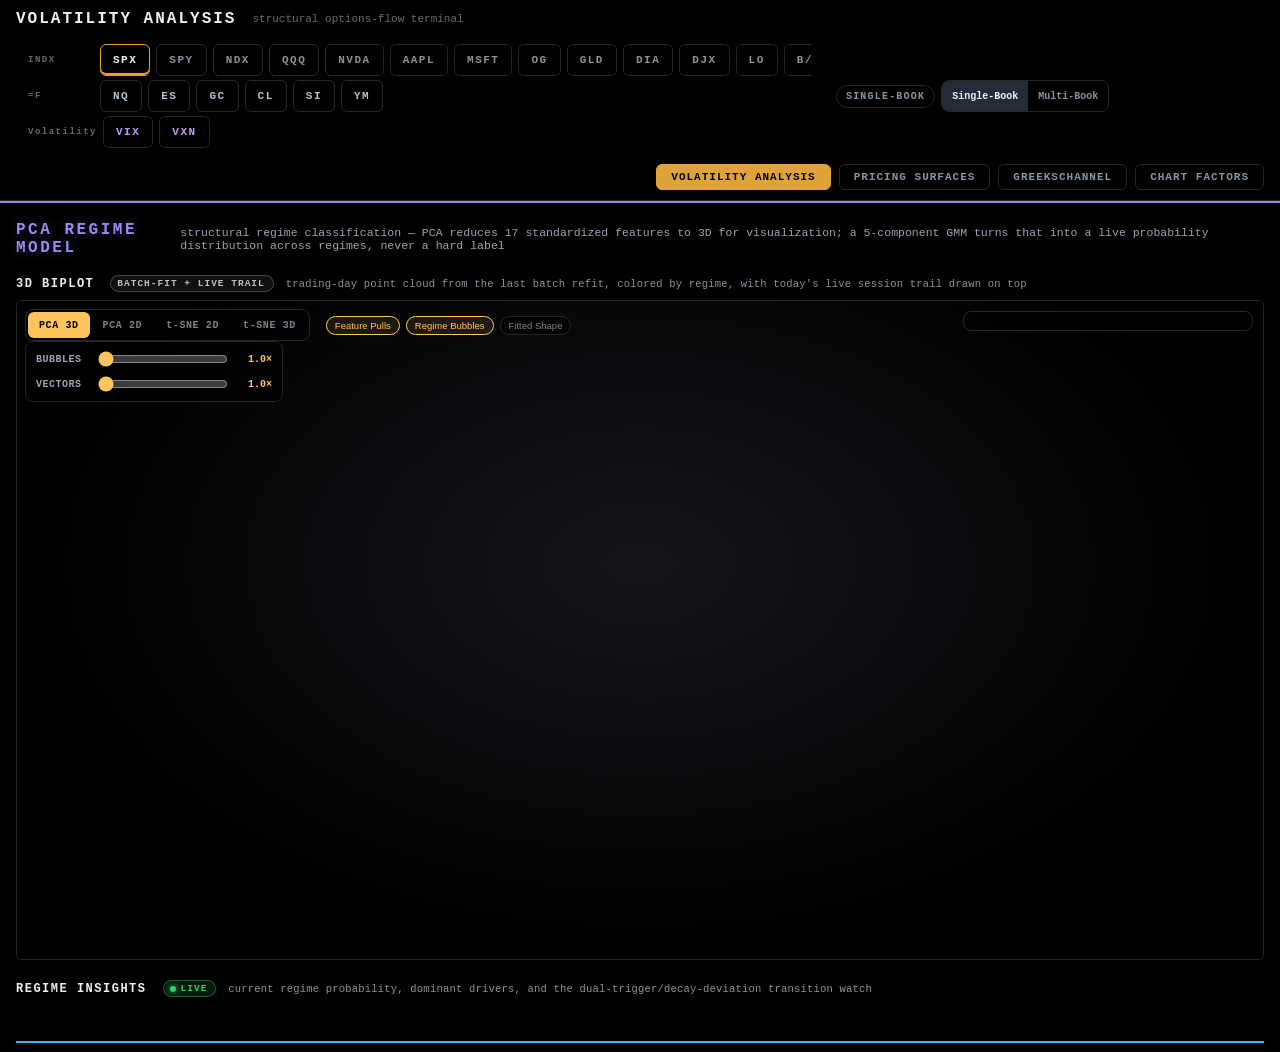
<file: preview/preview.html>
<!DOCTYPE html>
<html lang="en">
<head>
<meta charset="UTF-8" />
<title>VOLATILITY ANALYSIS</title>
<link rel="stylesheet" href="../web/css/style.css" />
</head>
<body>
    <div class="vt-header">
        <div class="vt-title">VOLATILITY ANALYSIS</div>
        <div class="vt-subtitle">structural options-flow terminal</div>
        <div class="vt-tickers" id="vt-tickers" role="tablist" aria-label="Underlying"></div>
        <div class="vt-scope"><span class="vt-scope-badge" id="vt-scope-badge" data-mode="single">SINGLE-BOOK</span><div class="vt-scope-tabs" id="vt-scope-tabs" role="tablist" hidden><button data-m="single" role="tab">Single-Book</button><button data-m="multi" role="tab">Multi-Book</button></div></div>
        <nav class="vt-nav">
            <button class="vt-nav-link active" data-page="vt-page-main">Volatility Analysis</button>
            <button class="vt-nav-link" data-page="vt-page-pricing">Pricing Surfaces</button>
            <button class="vt-nav-link" data-page="vt-page-greeks">greeksChannel</button>
            <button class="vt-nav-link" data-page="vt-page-cf">Chart Factors</button>
        </nav>
    </div>

    <div id="vt-alertbar" class="vt-alertbar" hidden></div>

    <div class="vt-shell">
        <div class="vt-main">

            <!-- PAGE 1 -- reading order = signal first, raw data second:
                 (1) PCA regime model (full-bleed, absolute top)
                 (2) the two structural reads, with the dealer-flow sidebar stretched to their height
                 (3) every distribution / risk-pricing surface, full width -->
            <div id="vt-page-main" class="vt-page active">
                <div id="vt-section-pca-regime">
                    <div class="vt-section-header">
                        <h2>PCA Regime Model</h2>
                        <span class="vt-section-sub">structural regime classification — PCA reduces 17 standardized features to 3D for visualization; a 5-component GMM turns that into a live probability distribution across regimes, never a hard label</span>
                    </div>
                    <div class="vt-row-label">3D Biplot
                        <span class="vt-badge vt-badge-log">Batch-Fit + Live Trail</span>
                        <span class="vt-row-desc">trading-day point cloud from the last batch refit, colored by regime, with today's live session trail drawn on top</span>
                    </div>
                    <div id="vt-pca-biplot-wrap" class="vt-pca-biplot-wrap">
                        <div id="vt-pca-biplot" class="vt-pca-biplot"></div>
                        <div id="vt-pca-explained-variance" class="vt-pca-explained-variance"></div>
                    </div>

                    <div class="vt-row-label">Regime Insights
                        <span class="vt-badge vt-badge-live"><span class="dot"></span>Live</span>
                        <span class="vt-row-desc">current regime probability, dominant drivers, and the dual-trigger/decay-deviation transition watch</span>
                    </div>
                    <div id="vt-pca-insights" class="vt-pca-insights"></div>
                </div>

                <div class="vt-lead-grid vt-lead-solo">
                    <div class="vt-lead-left">
                        <div id="vt-section-vol-structure">
                    <div class="vt-section-header">
                        <h2>Vol Structure</h2>
                        <span class="vt-section-sub">the live structural narrative — regime, dominant Greek, key levels, scenarios, generated each cycle by the four-layer confluence engine</span>
                    </div>
                    <div class="vt-row-label">Current Structural Read
                        <span class="vt-badge vt-badge-live"><span class="dot"></span>Live</span>
                        <span class="vt-row-desc">the single most-recent read — replaces in place every cycle</span>
                    </div>
                    <div id="vt-insight-current" class="vt-insight-feed"></div>

                    <div class="vt-row-label">Structural Read Log
                        <span class="vt-badge vt-badge-log">Session Log</span>
                        <span class="vt-row-desc">every past read this session, newest first — for tracking how the narrative evolved</span>
                    </div>
                    <div id="vt-insight-log" class="vt-insight-feed"></div>
                </div>
                    </div>
                </div>
            </div>

            <!-- PAGE: Pricing Surfaces -- VRP and RND beside the sidebar, the delta-IV pair full width -->
            <div id="vt-page-pricing" class="vt-page">
                <div id="vt-section-pricing-surfaces">
                    <div class="vt-section-header">
                        <h2>Pricing Surfaces</h2>
                        <span class="vt-section-sub">distribution &amp; risk-pricing surfaces, DTE-bucketed &mdash; what the market is pricing and how rich or cheap it is: VRP, RND, and the call/put-delta IV skew pair</span>
                    </div>
                    <div class="vt-row-label risk-pricing">Distribution &amp; Risk-Pricing Surfaces
                        <span class="vt-badge vt-badge-live"><span class="dot"></span>Live</span>
                    </div>
                    <div id="vt-lens-slot-pricing"><div class="vt-lens" id="vt-lens" hidden></div></div>
                    <section id="vt-pa" class="vt-pa" aria-label="Pricing analysis" hidden></section>
                    <div class="vt-lead-grid">
                        <div class="vt-lead-left"><div id="vt-col-pricing-lead" class="vt-col"></div></div>
                        <div class="vt-lead-side" id="vt-side-slot-pricing">
                        <div class="vt-sidebar" id="vt-sidebar">
            <h2>Dealer Flow — what the machine is being forced to do <span class="vt-badge vt-badge-live"><span class="dot"></span>Live</span></h2>
            <div id="vt-sidebar-xb" class="vt-sidebar-xb"></div>
            <div class="vt-xb-legacy-title">Primary book detail</div>
            <div id="vt-sidebar-body"></div>
        </div>
                    </div>
                    </div>
                    <div id="vt-col-pricing" class="vt-col"></div>
                </div>
            </div>

            <!-- PAGE 2: greeksChannel -- sidebar beside the first two models, the rest full width -->
            <div id="vt-page-greeks" class="vt-page">
                <div id="vt-section-greeks-channel">
                    <div class="vt-section-header">
                        <h2>greeksChannel</h2>
                        <span class="vt-section-sub">every dealer-exposure Greek surface &mdash; GEX, DEX, Vanna, Charm, Speed, Color, Theta &mdash; stacked vertically, each with its 3D surface and per-expiry 2D cross-sections side by side</span>
                    </div>
                    <div class="vt-row-label greeks">Greek Exposure Surfaces
                        <span class="vt-badge vt-badge-live"><span class="dot"></span>Live</span>
                        <span class="vt-row-desc">dealer hedging pressure by strike &mdash; green = supportive/dampening, red = amplifying.</span>
                    </div>
                    <div class="vt-lead-grid">
                        <div class="vt-lead-left"><div id="vt-col-greeks-lead" class="vt-col"></div></div>
                        <div class="vt-lead-side" id="vt-side-slot-greeks"></div>
                    </div>
                    <div id="vt-col-greeks" class="vt-col"></div>
                </div>
            </div>

            <!-- PAGE 4: Chart Factors -- chart on top (sidebar beside it, unchanged), then Strike Insights / Strike Lens / Hedge Flow stacked full width -->
            <div id="vt-page-cf" class="vt-page">
                <div id="vt-section-cf">
                    <div class="vt-section-header">
                        <h2>Chart Factors</h2>
                        <span class="vt-section-sub">every strike, level, hedge flow and regime the models report, drawn on one price axis &mdash; the chart and the three sections below always show the same model epoch</span>
                    </div>
                    <div class="vt-lead-grid">
                        <div class="vt-lead-left"><section id="vt-cf" class="vt-cf" aria-label="Chart Factors chart"></section></div>
                        <div class="vt-lead-side" id="vt-side-slot-cf"></div>
                    </div>
                    <div id="vt-lens-slot-cf"></div>
                </div>
            </div>
            <section id="vt-vol" class="vt-vol" aria-label="Volatility" hidden></section>
        </div>
    </div>

    <script src="../web/js/registry_data.js"></script>
    <script src="../web/js/scope_ui.js"></script>
    <script src="../web/js/vt3d.js"></script>
    <script src="../web/js/surface_renderer.js"></script>
    <script src="../web/js/pca_views.js"></script>
    <script src="../web/js/pca_biplot.js"></script>
    <script src="../web/js/strike_lens.js"></script>
    <script src="../web/js/model_card.js"></script>
    <script src="../web/js/pricing_analysis.js"></script>
    <script src="../web/js/chartfactors/cf_mock.js"></script>
    <script src="../web/js/chartfactors/cf_chart.js"></script>
    <script src="../web/js/volatility.js"></script>
    <script src="../web/js/sidebar_xbook.js"></script>
    <script src="../web/js/app.js"></script>
</body>
</html>
</file>
<file: web/css/style.css>
/* Theme: pure black background. Semantic text colors only -- no blue accent.
   White = highlighted detail/headers. Grey = data too weak for a setup.
   Red = bearish structural read. Green = bullish structural read. */
:root {
    --bg: #000000;
    --panel-bg: #0a0a0a;
    --border: #262626;
    --white: #f2f2f2;
    --grey: #6b6b6b;
    --red: #e04b4b;
    --green: #2fd06a;
}
* { box-sizing: border-box; }
html, body { margin: 0; height: 100%; background: var(--bg); color: var(--white); font-family: 'JetBrains Mono', 'Courier New', monospace; }

.vt-header { display: flex; align-items: center; gap: 16px; padding: 10px 16px; border-bottom: 1px solid var(--border); position: sticky; top: 0; background: var(--bg); z-index: 20; }
.vt-header .vt-title { font-weight: bold; letter-spacing: 2px; color: var(--white); }
.vt-header .vt-subtitle { font-size: 11px; color: var(--grey); }

/* Overall page shell: sidebar fixed right, main column scrolls */
.vt-shell { display: flex; height: calc(100% - 49px); }
.vt-main { flex: 1; overflow-y: auto; min-width: 0; }
.vt-sidebar { width: 340px; flex-shrink: 0; border-left: 1px solid var(--border); background: var(--panel-bg); overflow-y: auto; padding: 14px; }

/* Section headers, both sections live on one scrollable page */
.vt-section-header { display: flex; align-items: baseline; gap: 10px; padding: 14px 16px 6px; }
.vt-section-header h2 { margin: 0; font-size: 13px; letter-spacing: 2px; color: var(--white); text-transform: uppercase; }
.vt-section-header .vt-section-sub { font-size: 10px; color: var(--grey); }

/* Section 2: VOL STRUCTURE -- sits at the TOP of the page, above Section 1 */
#vt-section-vol-structure { border-bottom: 1px solid var(--border); padding-bottom: 8px; }
.vt-insight-feed { padding: 4px 16px 8px; }
.vt-insight-card { background: var(--panel-bg); border: 1px solid var(--border); border-left: 3px solid var(--white); border-radius: 4px; padding: 12px 16px; margin-bottom: 10px; }
.vt-insight-card.bullish { border-left-color: var(--green); }
.vt-insight-card.bearish { border-left-color: var(--red); }
.vt-insight-card h3 { margin: 0 0 6px; font-size: 12px; color: var(--white); text-transform: uppercase; letter-spacing: 1px; }
.vt-insight-card .vt-insight-row { font-size: 12px; line-height: 1.55; margin-bottom: 5px; }
.vt-insight-card .vt-insight-row b { color: var(--white); }
.vt-insight-ts { font-size: 10px; color: var(--grey); margin-bottom: 8px; }
.vt-tag { display: inline-block; font-size: 9px; border: 1px solid var(--border); color: var(--grey); border-radius: 3px; padding: 1px 6px; margin: 2px 4px 0 0; }

/* Section 1: VOLATILITY ANALYSIS -- stacked rows, Greek surfaces first */
.vt-row-label { padding: 6px 16px 2px; font-size: 10px; color: var(--grey); text-transform: uppercase; letter-spacing: 1px; }
.vt-row { display: flex; gap: 10px; padding: 4px 16px 12px; overflow-x: auto; }
.vt-panel { background: var(--panel-bg); border: 1px solid var(--border); border-radius: 6px; padding: 8px; min-height: 300px; width: 340px; flex: 0 0 340px; display: flex; flex-direction: column; }
.vt-panel-title { font-size: 11px; color: var(--white); text-transform: uppercase; letter-spacing: 1px; margin-bottom: 4px; }
.vt-panel-canvas { flex: 1; position: relative; }
.vt-dte-tabs { display: flex; gap: 4px; margin-bottom: 4px; }
.vt-dte-tab { font-size: 10px; padding: 2px 6px; border: 1px solid var(--border); border-radius: 3px; color: var(--grey); cursor: pointer; }
.vt-dte-tab.active { color: var(--white); border-color: var(--white); }

/* Sidebar gauges -- replaces the old top gauge bar entirely */
.vt-sidebar h2 { font-size: 12px; letter-spacing: 2px; color: var(--white); text-transform: uppercase; margin: 0 0 10px; padding-bottom: 8px; border-bottom: 1px solid var(--border); }
.vt-gauge { padding: 10px 0; border-bottom: 1px solid var(--border); }
.vt-gauge-label { font-size: 11px; color: var(--grey); margin-bottom: 4px; text-transform: uppercase; letter-spacing: 0.5px; }
.vt-gauge-track { height: 6px; background: #161616; border-radius: 3px; overflow: hidden; margin-bottom: 4px; }
.vt-gauge-fill { height: 100%; width: 0%; transition: width 0.3s ease; }
.vt-gauge-value { font-size: 14px; color: var(--white); }
.vt-gauge-insight { font-size: 11px; color: var(--grey); line-height: 1.4; margin-top: 3px; }
.vt-gauge-insight.strong-bull { color: var(--green); }
.vt-gauge-insight.strong-bear { color: var(--red); }

/* Semantic value coloring helpers used inline by app.js */
.v-bull { color: var(--green); }
.v-bear { color: var(--red); }
.v-weak { color: var(--grey); }
.v-white { color: var(--white); }

/* ===== Dealer-flow sidebar (v2, matching the supplied reference design) ===== */
.vt-sidebar { width: 380px; font-size: 12px; }
.vt-flow-section { margin-bottom: 14px; }
.vt-flow-section-title { font-size: 10px; color: var(--grey); text-transform: uppercase; letter-spacing: 1px; margin-bottom: 6px; padding-bottom: 4px; border-bottom: 1px solid var(--border); }
.vt-flow-row { display: flex; align-items: baseline; gap: 6px; padding: 3px 0; line-height: 1.5; flex-wrap: wrap; }
.vt-flow-dot { width: 7px; height: 7px; border-radius: 50%; flex-shrink: 0; margin-right: 2px; }
.vt-flow-dot.dot-green { background: var(--green); }
.vt-flow-dot.dot-red { background: var(--red); }
.vt-flow-dot.dot-white { background: var(--white); }
.vt-flow-dot.dot-grey { background: var(--grey); }
.vt-flow-label { color: var(--grey); text-transform: uppercase; font-size: 10.5px; letter-spacing: 0.5px; }
.vt-flow-val { font-weight: bold; }
.vt-flow-note { color: var(--grey); font-size: 11px; }
.vt-flow-legend { font-size: 10px; color: var(--grey); margin-top: 4px; }

.vt-book-bar-track { display: inline-block; width: 110px; height: 10px; background: #161616; border-radius: 2px; overflow: hidden; vertical-align: middle; margin: 0 6px; }
.vt-book-bar-fill { height: 100%; }

.vt-scenario-slider { position: relative; height: 4px; background: #161616; border-radius: 2px; margin: 10px 0 4px; }
.vt-scenario-slider .track-fill { position: absolute; top: 0; bottom: 0; }
.vt-scenario-slider .dot { position: absolute; top: -4px; width: 12px; height: 12px; border-radius: 50%; border: 2px solid var(--bg); transform: translateX(-50%); }
.vt-scenario-endlabels { display: flex; justify-content: space-between; font-size: 10px; color: var(--grey); }

.vt-levels-ladder { margin-top: 8px; }
.vt-level-row { display: flex; gap: 6px; padding: 2px 0; font-size: 11px; align-items: baseline; }
.vt-level-arrow.up { color: var(--green); }
.vt-level-arrow.down { color: var(--red); }
.vt-level-price { font-weight: bold; color: var(--white); min-width: 46px; }
.vt-level-desc { color: var(--grey); flex: 1; }
.vt-level-delta { font-size: 10px; }

.vt-wall-stats { font-size: 10px; color: var(--grey); border-top: 1px solid var(--border); margin-top: 10px; padding-top: 6px; line-height: 1.6; }
.vt-placeholder-note { font-size: 10px; color: var(--grey); font-style: italic; padding: 4px 0; }

/* ===== 2D/3D toggle on Greek surface panels ===== */
.vt-panel-toolbar { display: flex; justify-content: space-between; align-items: center; margin-bottom: 4px; }
.vt-view-toggle { display: flex; gap: 2px; }
.vt-view-btn { font-size: 9px; padding: 2px 7px; border: 1px solid var(--border); color: var(--grey); border-radius: 3px; cursor: pointer; background: transparent; }
.vt-view-btn.active { color: var(--white); border-color: var(--white); }
.vt-panel-stats { position: absolute; top: 6px; left: 8px; z-index: 2; font-size: 10px; color: var(--grey); background: rgba(0,0,0,0.55); padding: 3px 7px; border-radius: 4px; pointer-events: none; }
.vt-panel-stats b { color: var(--white); }
.vt-hover-box { position: absolute; top: 6px; right: 6px; background: rgba(0,0,0,0.85); border: 1px solid var(--border); border-radius: 4px; padding: 6px 8px; font-size: 10px; color: var(--white); pointer-events: none; display: none; min-width: 130px; }
.vt-hover-box .hr { color: var(--grey); }

/* ===== PCA Regime Model section (bottom of page) ===== */
#vt-section-pca-regime { border-top: 1px solid var(--border); margin-top: 6px; padding-bottom: 24px; }
.vt-pca-biplot-wrap { position: relative; margin: 4px 16px 10px; height: 460px; background: radial-gradient(ellipse at 50% 40%, #14161b 0%, #000 70%); border: 1px solid var(--border); border-radius: 6px; overflow: hidden; }
.vt-pca-biplot { width: 100%; height: 100%; }
.vt-pca-explained-variance { position: absolute; bottom: 8px; left: 10px; font-size: 10px; color: var(--grey); background: rgba(0,0,0,0.6); padding: 4px 8px; border-radius: 4px; }
.vt-pca-legend { position: absolute; top: 10px; right: 10px; background: rgba(17,19,24,0.85); border: 1px solid var(--border); border-radius: 6px; padding: 8px 10px; font-size: 10px; }
.vt-pca-legend .row { display: flex; align-items: center; gap: 6px; margin: 3px 0; }
.vt-pca-legend .dot { width: 8px; height: 8px; border-radius: 50%; }

.vt-pca-insights { display: grid; grid-template-columns: 1.1fr 1fr 1fr; gap: 10px; padding: 4px 16px 12px; }
.vt-pca-card { background: var(--panel-bg); border: 1px solid var(--border); border-radius: 6px; padding: 12px 14px; }
.vt-pca-card h4 { margin: 0 0 8px; font-size: 10px; color: var(--grey); text-transform: uppercase; letter-spacing: 1px; }
.vt-pca-regime-label { font-size: 17px; font-weight: bold; color: var(--white); margin-bottom: 6px; }
.vt-pca-narrative { font-size: 11px; color: var(--grey); line-height: 1.5; }
.vt-pca-narrative b { color: var(--white); }
.vt-pca-prob-row { display: flex; align-items: center; gap: 6px; font-size: 10.5px; margin: 4px 0; }
.vt-pca-prob-row .name { flex: 0 0 118px; color: var(--grey); display: flex; align-items: center; gap: 5px; }
.vt-pca-prob-row .track { flex: 1; height: 7px; background: #161923; border-radius: 4px; overflow: hidden; }
.vt-pca-prob-row .fill { height: 100%; }
.vt-pca-prob-row .pct { width: 34px; text-align: right; color: var(--white); }
.vt-pca-greek-grid { display: grid; grid-template-columns: 1fr 1fr; gap: 6px; }
.vt-pca-greek-cell { background: #161923; border-radius: 4px; padding: 6px 8px; }
.vt-pca-greek-cell .name { font-size: 9.5px; color: var(--grey); }
.vt-pca-greek-cell .val { font-size: 13px; font-weight: bold; }
.vt-trigger-box { background: #161923; border-radius: 4px; padding: 8px 10px; margin-bottom: 6px; }
.vt-trigger-box .t { font-size: 9.5px; color: var(--grey); text-transform: uppercase; letter-spacing: 0.05em; margin-bottom: 4px; }
.vt-trigger-state.off { color: var(--grey); }
.vt-trigger-state.soft { color: #e0a339; }
.vt-trigger-state.hard { color: var(--red); }
.vt-mr-override { border: 1px solid #e0a339; color: #e0a339; border-radius: 4px; padding: 6px 8px; font-size: 10.5px; margin-top: 6px; }

/* ===== Brighter, more distinct section identity system ===== */
:root {
    --accent-vol-structure: #3fb1ff;
    --accent-volatility-analysis: #e0a339;
    --accent-pca: #9a8bf0;
    --bright: #eef2f7;
}

.vt-section-header { align-items: center; gap: 10px; padding: 16px 16px 8px; border-top: 2px solid transparent; }
.vt-section-header h2 { font-size: 16px; letter-spacing: 2.5px; font-weight: 800; }
.vt-section-header .vt-section-sub { font-size: 11.5px; color: #9aa4b2; }
#vt-section-vol-structure .vt-section-header h2 { color: var(--accent-vol-structure); text-shadow: 0 0 14px rgba(63,177,255,0.35); }
#vt-section-vol-structure { border-top: 2px solid var(--accent-vol-structure); }
#vt-section-volatility-analysis .vt-section-header h2 { color: var(--accent-volatility-analysis); text-shadow: 0 0 14px rgba(224,163,57,0.30); }
#vt-section-volatility-analysis { border-top: 2px solid var(--accent-volatility-analysis); margin-top: 8px; }
#vt-section-pca-regime .vt-section-header h2 { color: var(--accent-pca); text-shadow: 0 0 14px rgba(154,139,240,0.35); }
#vt-section-pca-regime { border-top: 2px solid var(--accent-pca); }

/* Live / log status badges */
.vt-badge { display: inline-flex; align-items: center; gap: 5px; font-size: 9.5px; font-weight: 700; letter-spacing: 1px; padding: 2px 8px 2px 6px; border-radius: 10px; text-transform: uppercase; margin-left: 8px; vertical-align: middle; }
.vt-badge-live { background: rgba(47,208,106,0.12); color: var(--green); border: 1px solid rgba(47,208,106,0.4); }
.vt-badge-live .dot { width: 6px; height: 6px; border-radius: 50%; background: var(--green); box-shadow: 0 0 6px var(--green); animation: vt-pulse 1.4s infinite ease-in-out; }
.vt-badge-log { background: rgba(154,164,178,0.10); color: #b7c0cc; border: 1px solid rgba(154,164,178,0.35); }
@keyframes vt-pulse { 0%,100% { opacity: 1; transform: scale(1); } 50% { opacity: 0.4; transform: scale(0.7); } }

/* Brighter row labels with icon + colored underline keyed to what the row contains */
.vt-row-label { display: flex; align-items: center; gap: 8px; padding: 10px 16px 4px; font-size: 12px; font-weight: 700; letter-spacing: 1.5px; color: var(--bright); text-transform: uppercase; border-bottom: none; }
.vt-row-label .vt-row-desc { font-size: 10.5px; font-weight: 400; letter-spacing: 0.2px; color: #8a93a0; text-transform: none; margin-left: 4px; }
.vt-row-label.greeks { color: #ffb454; }
.vt-row-label.risk-pricing { color: #6fd3ff; }

/* Panel title + subtitle (per-model description, brighter than before) */
.vt-panel-title { font-size: 12px; color: var(--bright); font-weight: 700; letter-spacing: 0.5px; }
.vt-panel-subtitle { font-size: 9.5px; color: #8a93a0; margin: -2px 0 4px; line-height: 1.35; }
.vt-panel-legend-key { display: flex; gap: 10px; font-size: 9px; color: #8a93a0; margin: 2px 0 4px; }
.vt-panel-legend-key .k { display: inline-flex; align-items: center; gap: 4px; }
.vt-panel-legend-key .sw { width: 8px; height: 8px; border-radius: 2px; }

/* PCA biplot toggle row + tooltip */
.vt-pca-toggle-row { position: absolute; top: 8px; left: 8px; display: flex; gap: 6px; z-index: 5; }
.vt-pca-toggle-btn { font-size: 9.5px; padding: 3px 8px; border-radius: 10px; border: 1px solid var(--border); background: rgba(0,0,0,0.5); color: #7a828d; cursor: pointer; }
.vt-pca-toggle-btn.active { color: #ffc45c; border-color: #ffc45c; background: rgba(255,196,92,0.10); }
.vt-pca-biplot-wrap { height: 620px; }

/* ===== Page navigation (header nav + greeksChannel page) ===== */
.vt-header { flex-wrap: wrap; }
.vt-nav { margin-left: auto; display: flex; gap: 8px; flex-wrap: wrap; justify-content: flex-end; max-width: 100%; }
.vt-nav-link { background: transparent; border: 1px solid var(--border); color: #8a93a0; font-family: inherit; font-size: 11px; font-weight: 700; letter-spacing: 1px; text-transform: uppercase; padding: 6px 14px; border-radius: 6px; cursor: pointer; }
.vt-nav-link:hover { color: var(--bright); border-color: #4a5560; }
.vt-nav-link.active { color: #000; background: var(--accent-volatility-analysis); border-color: var(--accent-volatility-analysis); }
.vt-nav-link[data-page="vt-page-greeks"].active { background: #ffb454; border-color: #ffb454; }

.vt-page { display: none; }
.vt-page.active { display: block; }

#vt-section-greeks-channel { border-top: 2px solid #ffb454; }
#vt-section-greeks-channel .vt-section-header h2 { color: #ffb454; text-shadow: 0 0 14px rgba(255,180,84,0.35); }

/* Vertical stack for the greeksChannel page: each Greek panel full width, one below the other */
.vt-col { display: flex; flex-direction: column; gap: 14px; padding: 4px 16px 24px; }
.vt-col .vt-panel { width: 100%; flex: none; min-height: 420px; }

/* ===== Simultaneous 3D+2D side-by-side layout (institutional-terminal style) ===== */
/* Every surface panel is now full-width (3D pane left, 2D cross-section stack
   right) -- both former horizontal rows become vertical stacks of these wide panels. */
.vt-row { flex-direction: column; overflow-x: visible; }
.vt-panel-wide { width: 100%; flex: none; min-height: 460px; }

.vt-split-wrap { display: flex; flex-direction: row; gap: 10px; height: 440px; }
.vt-split-left { position: relative; flex: 1 1 58%; min-width: 0; background: #050508; border-radius: 4px; overflow: hidden; }
.vt-split-left canvas { width: 100%; height: 100%; display: block; }
.vt-split-right { flex: 1 1 42%; min-width: 0; display: flex; flex-direction: column; gap: 6px; overflow-y: auto; padding-right: 2px; }
.vt-mini-chart { background: #0a0b0e; border: 1px solid var(--border); border-radius: 4px; padding: 4px 6px; flex: 1 1 auto; min-height: 90px; display: flex; flex-direction: column; }
.vt-mini-chart-label { font-size: 9px; color: #8a93a0; text-transform: uppercase; letter-spacing: 0.5px; margin-bottom: 2px; }
.vt-mini-chart canvas { width: 100%; flex: 1; min-height: 0; }

/* ===== High-conviction level badges (inline + checklist) ===== */
.vt-lvl-inline { display: inline-block; font-weight: 800; padding: 0 5px; border-radius: 3px; white-space: nowrap; }
.vt-lvl-inline.lvl-green { background: rgba(47,208,106,0.16); color: #4ee583; border: 1px solid rgba(47,208,106,0.45); }
.vt-lvl-inline.lvl-red { background: rgba(224,75,75,0.16); color: #ff7a7a; border: 1px solid rgba(224,75,75,0.45); }
.vt-lvl-inline.lvl-yellow { background: rgba(255,214,51,0.18); color: #ffe066; border: 1px solid rgba(255,214,51,0.55); }
.vt-lvl-inline.lvl-purple { background: rgba(176,102,255,0.18); color: #c99bff; border: 1px solid rgba(176,102,255,0.55); }

/* Card body splits into main text (left) + a conjoined, clearly-bordered
   levels checklist (right) -- NOT the global dealer-flow sidebar. */
.vt-insight-card-body { display: flex; gap: 0; }
.vt-insight-main { flex: 1; min-width: 0; padding-right: 14px; }
.vt-insight-levels { flex: 0 0 196px; border-left: 1px solid var(--border); padding-left: 14px; }
.vt-insight-levels-head { font-size: 10px; font-weight: 800; letter-spacing: 1.2px; text-transform: uppercase; color: #9aa4b2; border-top: 1px solid var(--border); border-bottom: 1px solid var(--border); padding: 4px 0; margin-bottom: 8px; }
.vt-lvl-row { margin-bottom: 8px; }
.vt-lvl-row-top { display: flex; align-items: center; gap: 5px; }
.vt-lvl-row-top .vt-lvl-inline { flex: 1; text-align: center; font-size: 12px; padding: 2px 4px; }
.vt-lvl-prob { flex: 0 0 auto; font-size: 10px; font-weight: 800; color: #cfd6e0; background: #1a1e27; border: 1px solid var(--border); border-radius: 3px; padding: 2px 5px; min-width: 28px; text-align: center; }
.vt-lvl-type { font-size: 9px; color: #7a828d; text-align: center; text-transform: uppercase; letter-spacing: 0.5px; margin-top: 2px; }
.vt-insight-levels-empty { font-size: 10px; color: #5c6570; font-style: italic; }

/* ===== v3 layout: signal first, raw data second, no dead space ===== */
.vt-shell { display: block; height: calc(100% - 49px); }
.vt-main { height: 100%; overflow-y: auto; width: 100%; }

/* PCA regime section: absolute top, full bleed edge to edge */
#vt-section-pca-regime { margin-top: 0; border-top: 2px solid var(--accent-pca); }
#vt-section-pca-regime .vt-pca-biplot-wrap { height: 660px; margin: 4px 16px 10px; }
#vt-section-pca-regime .vt-pca-insights { grid-template-columns: 1.15fr 1fr 1fr; }

/* Lead block = (content | sidebar). The sidebar is stretched to exactly the
   content's height and its rows flex to fill it, so neither side has dead space. */
.vt-lead-grid { display: grid; grid-template-columns: minmax(0, 1fr) 400px; gap: 12px; padding: 0 16px 8px; align-items: stretch; }
.vt-lead-left { min-width: 0; }
.vt-lead-left .vt-insight-feed { padding-left: 0; padding-right: 0; }
.vt-lead-left .vt-section-header, .vt-lead-left .vt-row-label { padding-left: 0; padding-right: 0; }
.vt-lead-left .vt-col { padding-left: 0; padding-right: 0; }
.vt-lead-side { display: flex; min-width: 0; padding-top: 6px; }

.vt-sidebar { width: auto; flex: 1; display: flex; flex-direction: column; position: static; overflow: visible;
              border: 1px solid var(--border); border-left: 1px solid var(--border); border-radius: 6px; padding: 12px 14px; }
#vt-sidebar-body { flex: 1; display: flex; flex-direction: column; gap: 4px; }
#vt-sidebar-body .vt-flow-section { flex: 1; display: flex; flex-direction: column; margin-bottom: 6px; }
#vt-sidebar-body .vt-flow-section-title { flex: 0 0 auto; }
#vt-sidebar-body .vt-flow-section > .vt-flow-row { flex: 1 1 0; align-items: center; border-bottom: 1px solid rgba(255,255,255,0.05); }
#vt-sidebar-body .vt-flow-section > .vt-flow-row:last-child { border-bottom: none; }

/* DTE exposure matrix (sidebar) */
.vt-dte-matrix { width: 100%; border-collapse: collapse; font-size: 11px; flex: 1; }
.vt-dte-matrix th { font-size: 9.5px; color: #8a93a0; text-transform: uppercase; letter-spacing: .5px; font-weight: 600; text-align: right; padding: 3px 4px; }
.vt-dte-matrix th:first-child, .vt-dte-matrix td:first-child { text-align: left; }
.vt-dte-matrix td { text-align: right; padding: 3px 4px; border-top: 1px solid rgba(255,255,255,0.05); font-variant-numeric: tabular-nums; }
.vt-dte-matrix td:first-child { color: #8a93a0; text-transform: uppercase; font-size: 10px; letter-spacing: .5px; }

/* Surface rows: every panel full width; nothing floats in empty background */
.vt-row { padding-left: 16px; padding-right: 16px; }
.vt-col { padding-left: 16px; padding-right: 16px; }
.vt-panel-wide, .vt-col .vt-panel, .vt-row .vt-panel { width: 100%; box-sizing: border-box; }

/* PCA spread controls */
.vt-pca-controls { position: absolute; top: 40px; left: 8px; z-index: 5; display: flex; flex-direction: column; gap: 5px; background: rgba(0,0,0,0.55); border: 1px solid var(--border); border-radius: 8px; padding: 7px 10px; font-size: 10px; color: #9aa4b2; }
.vt-pca-controls label { display: flex; align-items: center; gap: 8px; }
.vt-pca-controls .nm { width: 52px; text-transform: uppercase; letter-spacing: .5px; font-weight: 700; }
.vt-pca-controls input[type=range] { width: 130px; accent-color: #ffc45c; }
.vt-pca-controls .val { width: 34px; text-align: right; color: #ffc45c; font-weight: 700; }
.vt-pca-controls .note { color: #e0a339; font-size: 9px; max-width: 220px; line-height: 1.3; display: none; }

/* PCA regime legend (right side of the biplot) */
.vt-pca-legend { position: absolute; top: 10px; right: 10px; z-index: 5; width: 290px; background: rgba(0,0,0,0.6); border: 1px solid var(--border); border-radius: 8px; padding: 9px 12px; font-size: 11px; }
.vt-pca-legend .hd { font-size: 10px; text-transform: uppercase; letter-spacing: 1.2px; color: #9aa4b2; font-weight: 800; border-bottom: 1px solid var(--border); padding-bottom: 5px; margin-bottom: 6px; }
.vt-pca-legend .row { display: flex; align-items: center; gap: 8px; padding: 3px 0; }
.vt-pca-legend .dot { width: 9px; height: 9px; border-radius: 50%; flex: 0 0 auto; }
.vt-pca-legend .nm { flex: 1; color: #e6ebf2; }
.vt-pca-legend .n { color: #7a828d; font-size: 10px; }
.vt-pca-legend .pr { width: 34px; text-align: right; font-weight: 800; }
.vt-pca-legend .ft { margin-top: 7px; padding-top: 6px; border-top: 1px solid var(--border); color: #6f7885; font-size: 9.5px; line-height: 1.35; }

/* header ticker selector */
.vt-tickers { display: flex; gap: 6px; margin-left: 12px; }
.vt-ticker { background: transparent; border: 1px solid var(--border); color: #8a93a0; font-family: inherit; font-size: 11px; font-weight: 700; letter-spacing: 1.5px; padding: 6px 12px; border-radius: 6px; cursor: pointer; }
.vt-ticker:hover { color: var(--bright); border-color: #4a5560; }
.vt-ticker.active { color: var(--white); border-color: var(--accent-volatility-analysis); box-shadow: inset 0 -2px 0 var(--accent-volatility-analysis); }
.vt-nav-link[data-page="vt-page-pricing"].active { background: #6fd3c4; border-color: #6fd3c4; }

.vt-lead-grid.vt-lead-solo { display: block; }

/* ---- PCA view selector and the display-only views (PCA 2D, t-SNE 2D/3D) ---- */
.vt-pca-toggle-row { flex-wrap: wrap; max-width: calc(100% - 230px); align-items: center; }
.vt-view-tabs { display: inline-flex; gap: 2px; margin-right: 10px; padding: 2px; border: 1px solid var(--border); border-radius: 8px; background: rgba(0,0,0,0.55); overflow-x: auto; max-width: 100%; }
.vt-view-tab { font: inherit; font-size: 10px; font-weight: 700; letter-spacing: .6px; padding: 5px 11px; min-height: 26px; border: 0; border-radius: 6px; background: transparent; color: #7a828d; cursor: pointer; white-space: nowrap; }
.vt-view-tab:hover { color: #cfd6df; }
.vt-view-tab.active { background: #ffc45c; color: #000; }
.vt-view-bar { position: absolute; top: 40px; left: 270px; right: 215px; z-index: 5; display: flex; flex-wrap: wrap; gap: 6px; align-items: center; }
.vt-view-bar .grp { display: inline-flex; gap: 4px; }
.vt-view-select { font-size: 10px; color: #9aa4b2; display: inline-flex; align-items: center; gap: 6px; }
.vt-view-select select { background: rgba(0,0,0,0.6); color: #e6ebf2; border: 1px solid var(--border); border-radius: 8px; font: inherit; font-size: 10px; padding: 3px 6px; }
.vt-view-badge { position: absolute; left: 10px; bottom: 126px; z-index: 5; font-size: 10px; color: #ffc45c; background: rgba(255,196,92,0.08); border: 1px solid rgba(255,196,92,0.35); border-radius: 6px; padding: 3px 8px; max-width: calc(100% - 240px); }
.vt-view-note { position: absolute; left: 10px; bottom: 150px; z-index: 5; font-size: 10px; color: #9aa4b2; max-width: calc(100% - 240px); }
.vt-view-hint { position: absolute; right: 10px; bottom: 126px; z-index: 5; font-size: 9.5px; color: #6f7884; max-width: 210px; text-align: right; }
.vt-view-card { position: absolute; right: 10px; top: 215px; width: 210px; max-height: 285px; overflow: auto; z-index: 5; background: rgba(17,19,24,0.88); border: 1px solid var(--border); border-radius: 6px; padding: 8px 10px; font-size: 10px; color: #b7c0cc; }
.vt-view-card .hd { font-size: 9.5px; letter-spacing: .8px; text-transform: uppercase; color: #8a93a0; margin-bottom: 3px; }
.vt-view-card .hd.sub { margin-top: 8px; }
.vt-view-card .rg { font-size: 13px; font-weight: 700; margin-bottom: 4px; }
.vt-view-card .pr, .vt-view-card .ct { display: flex; justify-content: space-between; gap: 8px; line-height: 1.55; }
.vt-view-card i { font-style: normal; color: #e6ebf2; }
.vt-view-card i.up { color: #2fd06a; } .vt-view-card i.dn { color: #e04b4b; }
.vt-view-card .note { margin-top: 6px; color: #7a828d; line-height: 1.4; }
.vt-view-scrub { position: absolute; left: 10px; bottom: 90px; z-index: 5; display: flex; align-items: center; gap: 8px; width: calc(100% - 240px); font-size: 10px; color: #9aa4b2; }
.vt-view-scrub input[type=range] { flex: 1; min-width: 80px; }
.vt-view-ribbon { position: absolute; left: 10px; bottom: 50px; z-index: 5; display: flex; flex-wrap: wrap; gap: 6px; align-items: center; width: calc(100% - 240px); font-size: 10px; color: #9aa4b2; }
.vt-view-ribbon .t { text-transform: uppercase; letter-spacing: .8px; color: #6f7884; }
.vt-view-ribbon .chip { background: rgba(255,255,255,0.05); border: 1px solid var(--border); border-radius: 10px; padding: 2px 8px; cursor: pointer; }
.vt-view-ribbon .chip b { color: #e6ebf2; font-weight: 600; }
.vt-view-ribbon i { font-style: normal; } .vt-view-ribbon i.up { color: #2fd06a; } .vt-view-ribbon i.dn { color: #e04b4b; }
.vt-view-foot { position: absolute; left: 10px; bottom: 8px; z-index: 5; font-size: 10px; color: #9aa4b2; background: rgba(0,0,0,0.6); padding: 4px 8px; border-radius: 4px; max-width: calc(100% - 240px); line-height: 1.5; }
.vt-view-foot b { color: #e6ebf2; } .vt-view-foot .warn, .vt-view-foot b.warn { color: #ff8a5c; } .vt-view-foot .caveat { color: #7a828d; }
@media (max-width: 760px) {
  .vt-pca-toggle-row { max-width: calc(100% - 16px); }
  .vt-view-bar { left: 8px; right: 8px; top: auto; bottom: 214px; }
  .vt-view-badge, .vt-view-note, .vt-view-scrub, .vt-view-ribbon, .vt-view-foot { max-width: calc(100% - 20px); width: auto; right: 10px; }
  .vt-view-card, .vt-view-hint { display: none; }
}
.vt-view-scrub input[type=range] { accent-color: #ffc45c; }

/* ---- scope selector, badge, popup ---- */
.vt-tickers { flex-direction: column; gap: 4px; overflow: hidden; max-width: 100%; min-width: 0; }
.vt-trow { display: flex; gap: 6px; align-items: center; overflow-x: auto; scrollbar-width: none; }
.vt-trow::-webkit-scrollbar { display: none; }
.vt-rlab { flex: 0 0 66px; font-size: 9px; font-weight: 700; letter-spacing: 1.5px; color: #5f6a77; }
.vt-tickers::-webkit-scrollbar { display: none; }
.vt-ticker { flex: 0 0 auto; min-height: 32px; }
.vt-ticker.vt-fut { color: #b9c2cf; }
.vt-tick-sep { flex: 0 0 1px; background: var(--border); margin: 4px 2px; }
.vt-scope { display: flex; align-items: center; gap: 6px; margin-left: 8px; }
.vt-scope-badge { font-size: 10px; font-weight: 700; letter-spacing: 1.2px; padding: 5px 9px; border-radius: 12px; border: 1px solid var(--border); color: #8a93a0; white-space: nowrap; }
.vt-scope-badge[data-mode="multi_book"] { color: #7be0c6; border-color: #2f6f62; }
.vt-scope-badge[data-mode="family"] { color: #f0b27a; border-color: #7a5a35; }
.vt-scope-toggle { background: transparent; border: 1px solid var(--border); color: var(--bright); font: inherit; font-size: 10px; font-weight: 700; padding: 5px 9px; border-radius: 6px; cursor: pointer; min-height: 28px; }
.vt-pop-back { position: fixed; inset: 0; background: rgba(0,0,0,.55); z-index: 1000; display: flex; align-items: center; justify-content: center; }
.vt-pop { background: #151a21; border: 1px solid #2c3540; border-radius: 12px; padding: 18px; width: min(460px, 92vw); display: flex; flex-direction: column; gap: 10px; color: var(--bright); }
.vt-pop-title { font-size: 14px; font-weight: 700; letter-spacing: .5px; }
.vt-pop-opt { display: flex; gap: 12px; align-items: center; text-align: left; min-height: 56px; padding: 10px 12px; background: #1b222b; border: 1px solid #2c3540; border-radius: 10px; color: inherit; font: inherit; cursor: pointer; }
.vt-pop-opt:hover, .vt-pop-opt:focus-visible { border-color: var(--accent-volatility-analysis); outline: none; }
.vt-pop-opt b { display: block; font-size: 13px; } .vt-pop-opt small { color: #8a93a0; font-size: 11px; line-height: 1.35; display: block; }
.vt-pop-ic { flex: 0 0 26px; height: 26px; border-radius: 6px; border: 1px solid #3a4654; display: flex; align-items: center; justify-content: center; font-weight: 700; font-size: 12px; }
.vt-pop-fam, .vt-pop-rem { font-size: 11px; color: #8a93a0; } .vt-pop-fam select { background: #1b222b; color: inherit; border: 1px solid #2c3540; border-radius: 6px; padding: 4px; margin-left: 6px; }
.vt-pop-hint { font-size: 10px; color: #5f6a77; letter-spacing: .5px; }
@media (max-width: 700px) {
  .vt-pop-back { align-items: flex-end; }
  .vt-pop { width: 100%; border-radius: 14px 14px 0 0; padding-bottom: 26px; }
  .vt-scope { margin-left: 0; }
}

.vt-scope-tabs { display: flex; border: 1px solid var(--border); border-radius: 8px; overflow: hidden; }
.vt-scope-tabs[hidden] { display: none; }
.vt-scope-tabs button { background: transparent; border: 0; color: #8a93a0; font: inherit; font-size: 10px; font-weight: 700; padding: 6px 10px; min-height: 30px; cursor: pointer; white-space: nowrap; }
.vt-scope-tabs button.on { background: #232c37; color: var(--white); }
.vt-pop-sub { font-size: 11px; color: #8a93a0; }
.vt-pick { display: flex; flex-direction: column; gap: 6px; max-height: 52vh; overflow-y: auto; }
.vt-pick-row { display: flex; align-items: center; gap: 10px; min-height: 44px; padding: 8px 12px; background: #1b222b; border: 1px solid #2c3540; border-radius: 8px; color: inherit; font: inherit; cursor: pointer; text-align: left; }
.vt-pick-row:hover, .vt-pick-row:focus-visible { border-color: var(--accent-volatility-analysis); outline: none; }
.vt-pick-row:disabled { opacity: .45; cursor: not-allowed; }
.vt-pick-n { flex: 0 0 28px; color: #7be0c6; font-weight: 700; font-size: 12px; } .vt-pick-name { flex: 1; font-weight: 700; font-size: 13px; } .vt-pick-row small { color: #8a93a0; font-size: 10px; }

/* ---- strike lens ---- */
.vt-lens { border: 1px solid var(--border); border-radius: 10px; padding: 12px 14px; margin: 0 16px 14px; background: #10151b; display: flex; flex-direction: column; gap: 10px; font-size: 12px; }
.vt-lens[hidden] { display: none; }
.vt-lens-h { display: flex; gap: 12px; align-items: baseline; flex-wrap: wrap; } .vt-lens-h b { letter-spacing: 2px; color: var(--white); } .vt-lens-h span { color: #8a93a0; font-size: 11px; }
.vt-lens-chips { display: flex; gap: 6px; flex-wrap: wrap; align-items: center; }
.vt-lens-chip { background: transparent; border: 1px solid #2c3540; color: #b9c2cf; font: inherit; font-size: 11px; font-weight: 700; padding: 6px 10px; min-height: 32px; border-radius: 16px; cursor: pointer; display: inline-flex; gap: 6px; align-items: center; }
.vt-lens-chip small { color: #8a93a0; font-weight: 400; }
.vt-lens-chip.on { border-color: var(--c); color: var(--white); box-shadow: inset 0 0 0 1px var(--c); }
.vt-lens-chip.na { opacity: .4; cursor: not-allowed; text-decoration: line-through; }
.vt-lens-ex { font-size: 10px; color: #c98a5a; border: 1px dashed #5a4630; border-radius: 10px; padding: 3px 8px; }
.vt-lens-t, .vt-hedge { width: 100%; max-width: 820px; border-collapse: collapse; font-size: 11px; } .vt-lens-t th { text-align: left; color: #6f7a88; font-weight: 600; padding: 4px 8px; border-bottom: 1px solid #222a33; }
.vt-lens-t td, .vt-hedge td { padding: 5px 8px; border-bottom: 1px solid #1a2028; font-variant-numeric: tabular-nums; } .vt-lens-t td.f { color: var(--white); font-weight: 700; }
.vt-lens-t i { display: inline-block; width: 8px; height: 8px; border-radius: 50%; margin-right: 6px; } .vt-lens-t tr[data-fut] { cursor: copy; } .vt-lens-t tr.copied td.f { color: #7be0c6; }
.vt-lens-note, .vt-lens-conf, .vt-lens-empty { color: #8a93a0; font-size: 11px; line-height: 1.45; } .vt-lens-conf b, .vt-lens-note b { color: #cfd6df; } .vt-lens-warn { color: #c98a5a; margin-top: 4px; }
.vt-lens-conv { display: flex; gap: 8px; align-items: center; flex-wrap: wrap; font-size: 11px; color: #8a93a0; }
.vt-lens-conv select, .vt-lens-conv input { background: #1b222b; color: var(--bright); border: 1px solid #2c3540; border-radius: 6px; padding: 6px 8px; font: inherit; min-height: 32px; } .vt-lens-conv input { width: 110px; } .vt-lens-conv b { color: var(--white); font-size: 14px; }
@media (max-width: 700px) { .vt-lens-t { display: block; overflow-x: auto; } }

/* ---- 2D regime views: modebar + legend (Plotly-style) ---- */
.vt-view-modebar { position: absolute; top: 8px; right: 320px; display: flex; gap: 2px; background: rgba(20,24,30,.82); border: 1px solid #2c3540; border-radius: 6px; padding: 2px; z-index: 6; }
.vt-view-modebar button { background: transparent; border: 0; color: #9aa5b3; width: 30px; height: 30px; font-size: 15px; cursor: pointer; border-radius: 4px; }
.vt-view-modebar button:hover, .vt-view-modebar button.on { color: #fff; background: #26303b; }
.vt-view-legend { position: absolute; top: 46px; right: 12px; display: flex; flex-direction: column; gap: 2px; z-index: 5; max-width: 190px; }
.vt-view-legend button { background: rgba(20,24,30,.7); border: 0; color: #cfd6df; font: inherit; font-size: 10px; text-align: left; padding: 5px 8px; min-height: 26px; border-radius: 4px; cursor: pointer; display: flex; gap: 6px; align-items: center; }
.vt-view-legend button i { width: 9px; height: 9px; border-radius: 50%; flex: 0 0 9px; } .vt-view-legend button.off { opacity: .4; text-decoration: line-through; }
@media (max-width: 700px) { .vt-view-modebar { right: 8px; } .vt-view-legend { top: auto; bottom: 8px; right: 8px; flex-direction: row; flex-wrap: wrap; max-width: 70%; justify-content: flex-end; } .vt-view-modebar { top: 44px; } }
.vt-pca-legend .row.off { opacity: .4; text-decoration: line-through; }
.vt-lens-chip.own { box-shadow: 0 0 0 1px #3a4654; } .vt-lens-tg { font-size: 11px; color: #8a93a0; display: flex; gap: 6px; align-items: center; min-height: 28px; }

/* ---- Variables box (2D views): highlight + show/hide each variable ---- */
.vt-view-vars { position: absolute; z-index: 5; background: rgba(12,14,18,.88); border: 1px solid var(--border); border-radius: 8px; padding: 8px 8px 6px; display: flex; flex-direction: column; font-size: 10.5px; overflow: hidden; }
.vt-view-vars .vh { display: flex; justify-content: space-between; align-items: center; margin-bottom: 4px; letter-spacing: 1.2px; color: #9aa4b2; }
.vt-view-vars .vh button { background: transparent; border: 1px solid #2c3540; color: #9aa4b2; font: inherit; font-size: 9.5px; padding: 2px 7px; margin-left: 3px; border-radius: 9px; cursor: pointer; min-height: 22px; }
.vt-view-vars .vl { overflow-y: auto; }
.vt-view-vars .vr { display: grid; grid-template-columns: 26px 1fr 46px 34px 14px; align-items: center; gap: 4px; min-height: 22px; padding: 0 4px; border-radius: 5px; cursor: pointer; color: #cfd6df; }
.vt-view-vars .vr:hover { background: rgba(255,255,255,.05); } .vt-view-vars .vr.sp { background: rgba(255,196,92,.14); color: #ffc45c; } .vt-view-vars .vr.off { opacity: .42; }
.vt-view-vars .eye { background: transparent; border: 0; color: #8a93a0; cursor: pointer; font-size: 12px; min-height: 22px; padding: 0; } .vt-view-vars .vr:not(.off) .eye { color: #7be0c6; }
.vt-view-vars .zb { position: relative; height: 5px; background: rgba(255,255,255,.08); border-radius: 3px; } .vt-view-vars .zb i { position: absolute; top: 0; bottom: 0; border-radius: 3px; }
.vt-view-vars .z { text-align: right; font-variant-numeric: tabular-nums; } .vt-view-vars .dz { font-size: 8px; } .vt-view-vars .dz.up { color: #2fd06a; } .vt-view-vars .dz.dn { color: #e04b4b; }
@media (max-width: 700px) { .vt-view-vars .vr { min-height: 32px; } .vt-view-vars .vh button { min-height: 28px; } }

.vt-lvl-chips { display: flex; flex-wrap: wrap; gap: 3px; margin-bottom: 8px; }
.vt-lvl-chips .vt-lens-chip.sm { font-size: 9px; padding: 1px 6px; }
.vt-lvl-eq { margin-top: 3px; font-size: 10px; font-variant-numeric: tabular-nums; line-height: 1.5; }
.vt-lvl-eq > div { border-left: 2px solid var(--c); padding-left: 5px; color: #cfd6df; white-space: nowrap; }

.vt-lens-sec { margin-top: 10px; border-top: 1px solid var(--border); padding-top: 6px; }
.vt-lens-sec h4 { margin: 0 0 4px; font-size: 10px; letter-spacing: 1.2px; text-transform: uppercase; color: #9aa4b2; }
.vt-lens-sec h4 small { text-transform: none; letter-spacing: 0; color: #5c6570; margin-left: 6px; }
.vt-hedge td, .vt-hedge th { text-align: right; font-variant-numeric: tabular-nums; } .vt-hedge td:first-child, .vt-hedge th:first-child { text-align: left; }
.vt-lens-kv { display: flex; flex-wrap: wrap; gap: 4px 12px; font-size: 10px; color: #9aa4b2; margin: 6px 0; } .vt-lens-kv b { color: #cfd6df; }
.vt-lens-vr { font-size: 10.5px; line-height: 1.55; margin-bottom: 8px; color: #b8c0cc; }
.pos { color: #6fd6a0 !important; } .neg { color: #ff8f8f !important; }

.vt-view-vars .vr.xb .nm { color: #8ff0d2; } .vt-view-vars .vgrp { font-size: 9px; color: #7d8794; padding: 2px 0 4px; display: flex; align-items: center; gap: 4px; }
.vt-view-vars .vgrp i { width: 8px; height: 8px; border-radius: 2px; display: inline-block; margin-left: 4px; } .vgrp i.a { background: #e6ebf5; margin-left: 0; } .vgrp i.x { background: #6ee2c4; }
.vt-mcard-btn { margin-left: 6px; font: 700 10px monospace; letter-spacing: 1px; padding: 3px 8px; border-radius: 12px; border: 1px solid #6ee2c4; background: transparent; color: #6ee2c4; cursor: pointer; }
#vt-mcard { position: fixed; inset: 0; z-index: 9000; background: rgba(0,0,0,.6); display: flex; align-items: center; justify-content: center; padding: 16px; }
#vt-mcard[hidden] { display: none; } #vt-mcard .box { width: min(760px, 100%); max-height: 88vh; overflow: auto; background: #0e1217; border: 1px solid #2a3340; border-radius: 10px; padding: 16px 18px; font-size: 12px; color: #cfd6df; }
#vt-mcard h3 { margin: 0 0 2px; font-size: 13px; letter-spacing: 1.4px; } #vt-mcard h5 { margin: 12px 0 4px; font-size: 10px; letter-spacing: 1.2px; text-transform: uppercase; color: #9aa4b2; }
#vt-mcard .kv { display: grid; grid-template-columns: repeat(auto-fit, minmax(150px, 1fr)); gap: 6px 14px; } #vt-mcard .kv div span { display: block; color: #7d8794; font-size: 10px; } #vt-mcard .kv b { font-size: 13px; }
#vt-mcard .warn { color: #ffb86b; } #vt-mcard .ok { color: #6fd6a0; } #vt-mcard .chip { display: inline-block; margin: 2px 4px 2px 0; padding: 1px 7px; border-radius: 10px; border: 1px solid #2a3340; font-size: 10px; } #vt-mcard .chip.x { border-color: #6ee2c4; color: #8ff0d2; } #vt-mcard .chip.off { text-decoration: line-through; opacity: .5; }
#vt-mcard ul { margin: 4px 0 0 16px; padding: 0; color: #9aa4b2; } #vt-mcard .close { float: right; background: none; border: 1px solid #2a3340; color: #cfd6df; border-radius: 6px; cursor: pointer; padding: 2px 9px; }

.vt-alertbar { display: flex; flex-wrap: wrap; gap: 6px 14px; align-items: center; padding: 6px 16px; background: #0b0f14; border-bottom: 1px solid var(--border); font-size: 11px; color: #b8c0cc; }
.vt-alertbar[hidden] { display: none; } .vt-alertbar .lbl { font: 800 9px monospace; letter-spacing: 1.4px; color: #ffa838; }
.vt-alertbar .al b { font-size: 9px; letter-spacing: 1px; margin-right: 4px; } .vt-alertbar .al.s3 { color: #ffb4b4; } .vt-alertbar .al.s3 b { color: #ff6b6b; } .vt-alertbar .al.s2 b { color: #ffa838; }
.vt-sidebar-xb { display: flex; flex-direction: column; gap: 10px; margin-bottom: 8px; }
.vt-xb-scope { display: flex; justify-content: space-between; gap: 8px; font-size: 10px; color: #7d8794; letter-spacing: .6px; } .vt-xb-scope b { color: #ffa838; letter-spacing: 1.2px; }
.vt-xb-al { display: flex; gap: 8px; align-items: flex-start; padding: 5px 7px; margin-bottom: 4px; border-left: 3px solid #3a4452; background: rgba(255,255,255,.02); font-size: 11px; line-height: 1.4; }
.vt-xb-al .tag { flex: 0 0 74px; font: 800 9px monospace; letter-spacing: 1px; color: #7d8794; padding-top: 2px; } .vt-xb-al.s3 { border-color: #ff5d5d; background: rgba(255,93,93,.07); } .vt-xb-al.s2 { border-color: #ffa838; } .vt-xb-al.s1 { border-color: #3d7fd8; }
.vt-xb-lv { display: grid; grid-template-columns: 92px 1fr auto; gap: 6px; font-size: 11px; padding: 3px 0; border-bottom: 1px dashed rgba(255,255,255,.06); font-variant-numeric: tabular-nums; } .vt-xb-lv .n { color: #9aa4b2; } .vt-xb-lv .p { color: #e6ebf5; } .vt-xb-lv.up .d { color: #6fd6a0; } .vt-xb-lv.dn .d { color: #ff8f8f; }
.vt-xb-row { display: grid; grid-template-columns: 64px 54px 32px 62px 1fr auto; gap: 6px; align-items: center; font-size: 10.5px; padding: 3px 0; } .vt-xb-row.out { background: rgba(255,168,56,.08); } .vt-xb-row.off { color: #5c6570; display: flex; gap: 8px; }
.vt-xb-row .bar { height: 5px; background: #1b222b; border-radius: 3px; overflow: hidden; } .vt-xb-row .bar i { display: block; height: 100%; background: #6ee2c4; } .vt-xb-row .o { color: #9aa4b2; } .vt-xb-row .z, .vt-xb-row .bk { color: #ffa838; font-size: 9px; }
.vt-xb-badge { margin-left: 6px; padding: 1px 6px; border: 1px solid #2a3340; border-radius: 9px; font-size: 9px; text-transform: none; letter-spacing: .3px; color: #9aa4b2; } .vt-xb-badge.ok { border-color: #2f8f63; color: #6fd6a0; } .vt-xb-badge.warn { border-color: #b07a22; color: #ffb86b; }
.vt-xb-line { font-size: 11px; line-height: 1.45; margin: 3px 0; color: #cfd6df; } .vt-xb-read summary { font-size: 10px; color: #7d8794; cursor: pointer; margin-top: 4px; } .vt-xb-ts { font-size: 9px; color: #5c6570; margin-top: 4px; }
.vt-xb-legacy-title { font: 800 9px monospace; letter-spacing: 1.4px; color: #5c6570; text-transform: uppercase; margin: 6px 0 4px; }
.vt-hedge th { text-align: left; color: #6f7a88; font-weight: 600; padding: 4px 8px; border-bottom: 1px solid #1f2630; font-size: 10px; }

.vt-lens-h b { text-transform: none; letter-spacing: 1px; } .vt-lens-h b em { font-style: normal; color: var(--c, #ffa838); border-bottom: 2px solid var(--c, #ffa838); padding: 0 3px; margin-left: 4px; letter-spacing: 1.5px; }
.vt-lens-t td.ex.pos { color: #6fd6a0; } .vt-lens-t td.ex.neg { color: #ff8f8f; } .vt-lens-t td.ex { text-align: right; font-weight: 700; }

.vt-volt { color: #c39bff; } .vt-volt.active { border-color: #c39bff; }
.vt-vol { margin: 8px 16px; padding: 10px 14px; border: 1px solid #2a3340; background: #0d1218; font-size: 11px; color: #cfd6df; }
.vt-vol-h { display: flex; gap: 12px; align-items: baseline; flex-wrap: wrap; } .vt-vol-h b { letter-spacing: 1px; color: var(--white); } .vt-vol-h em { font-style: normal; color: #c39bff; border-bottom: 2px solid #c39bff; padding: 0 3px; } .vt-vol-h span { color: #7d8794; font-size: 10px; }
.vt-vol-concl { margin: 8px 0; font-size: 12px; line-height: 1.5; color: #e6ebf5; } .vt-vol-na { margin: 8px 0; color: #ffb86b; }
.vt-vol-g { position: relative; height: 8px; margin: 14px 0 16px; background: linear-gradient(90deg, #2f8f63, #b07a22 65%, #c0463f); border-radius: 4px; } .vt-vol-g i { position: absolute; top: -4px; width: 3px; height: 16px; background: #fff; transform: translateX(-1px); } .vt-vol-g span { position: absolute; top: 12px; font-size: 9px; color: #7d8794; } .vt-vol-g span:first-of-type { left: 0; } .vt-vol-g span:last-of-type { right: 0; }
.vt-vol-t { border-collapse: collapse; width: 100%; max-width: 820px; } .vt-vol-t th, .vt-vol-t td { padding: 4px 8px; border: 1px solid #222a33; text-align: left; font-variant-numeric: tabular-nums; } .vt-vol-t th { color: #6f7a88; font-weight: 600; } .vt-vol-t td.neg { color: #ff8f8f; } .vt-vol-t td.pos { color: #6fd6a0; }
.vt-vol-div { margin: 8px 0; padding: 5px 8px; border-left: 3px solid #3d7fd8; background: rgba(255,255,255,.02); } .vt-vol-div.tech_stress, .vt-vol-div.broad_stress { border-color: #ffa838; }
.vt-vol-note { margin-top: 6px; color: #9aa4b2; line-height: 1.4; } .vt-vol-note.na { color: #ffb86b; } .vt-vol-ts { margin-top: 6px; font-size: 9px; color: #5c6570; }
.vt-volstrip { font-size: 10.5px; color: #c9b8f0; } .vt-volstrip.na { color: #ffb86b; } .vt-volstrip b { color: #c39bff; margin-right: 4px; }

.vt-vol { margin: 10px 0 0; padding: 6px 12px; } .vt-vol-row { display: flex; flex-wrap: wrap; gap: 4px 0; align-items: stretch; } .vt-vol-row .h { margin-right: 12px; align-self: center; letter-spacing: 1px; color: var(--white); } .vt-vol-row .h em { font-style: normal; color: #c39bff; border-bottom: 2px solid #c39bff; padding: 0 3px; } .vt-vol-row .na { color: #ffb86b; align-self: center; }
.vt-vol-row .c { display: flex; flex-direction: column; padding: 1px 10px; border-left: 1px solid #222a33; min-width: 56px; } .vt-vol-row .c small { font-size: 8.5px; letter-spacing: 1px; color: #6f7a88; } .vt-vol-row .c b { font-size: 12px; font-variant-numeric: tabular-nums; color: #e6ebf5; } .vt-vol-row .c b.neg { color: #ff8f8f; } .vt-vol-row .c b.pos { color: #6fd6a0; }
.vt-vol-row .c.g { min-width: 120px; } .vt-vol-row .c.g i { display: block; position: relative; height: 6px; margin-top: 6px; background: linear-gradient(90deg, #2f8f63, #b07a22 65%, #c0463f); border-radius: 3px; } .vt-vol-row .c.g u { position: absolute; top: -3px; width: 2px; height: 12px; background: #fff; }
.vt-vol-concl { margin: 5px 0 2px; font-size: 11px; line-height: 1.4; color: #cfd6df; } .vt-vol-div { margin: 3px 0; padding: 2px 8px; font-size: 11px; } .vt-vol-ts .na { color: #ffb86b; }
.vt-lens-hz { display: inline-flex; border: 1px solid #2a3340; border-radius: 4px; overflow: hidden; margin: 4px 0 8px; } .vt-lens-hz button { background: transparent; color: #9aa4b2; border: 0; padding: 4px 16px; font: 700 11px monospace; letter-spacing: 1px; cursor: pointer; } .vt-lens-hz button.on { background: #ffa838; color: #0b0f14; }
.vt-ic-h { margin: 6px 0 2px; font-size: 11.5px; color: #e6ebf5; line-height: 1.4; } .vt-ic-src { font-size: 10px; color: #7d8794; margin-bottom: 6px; } .vt-ic-rec { margin: 6px 0; padding: 4px 8px; border-left: 3px solid #ffa838; font-size: 11px; color: #cfd6df; }
.vt-ic { border: 1px solid #222a33; margin-bottom: 5px; background: #0d1218; } .vt-ic > summary { display: flex; flex-wrap: wrap; gap: 4px 14px; align-items: baseline; padding: 5px 10px; cursor: pointer; font-size: 11px; list-style: none; } .vt-ic > summary::-webkit-details-marker { display: none; }
.vt-ic .k { padding-left: 6px; color: var(--white); font-size: 12px; } .vt-ic .x.pos { color: #6fd6a0; } .vt-ic .x.neg { color: #ff8f8f; } .vt-ic .vd { font: 800 10px monospace; letter-spacing: 1px; padding: 1px 7px; border: 1px solid #3a4452; border-radius: 9px; text-transform: uppercase; } .vt-ic .cv, .vt-ic .dt { color: #7d8794; font-size: 10px; }
.vt-ic.mag .vd { color: #c39bff; border-color: #c39bff; } .vt-ic.sup .vd { color: #6fd6a0; border-color: #6fd6a0; } .vt-ic.res .vd { color: #ff8f8f; border-color: #ff8f8f; } .vt-ic.acc .vd { color: #ffa838; border-color: #ffa838; } .vt-ic.piv .vd { color: #ffd166; border-color: #ffd166; } .vt-ic.weak .vd { color: #7d8794; } .vt-ic.contested { opacity: .92; border-style: dashed; }
.vt-ic-b { padding: 4px 12px 10px; font-size: 11px; line-height: 1.45; color: #cfd6df; } .vt-ic-b p { margin: 5px 0; } .vt-ic-b p.m { color: #e6ebf5; } .vt-ic-i ul { margin: 2px 0 2px 16px; padding: 0; }
.vt-ic-g, .vt-ic-v { border-collapse: collapse; width: 100%; max-width: 860px; margin: 4px 0; } .vt-ic-g th, .vt-ic-g td, .vt-ic-v th, .vt-ic-v td { border: 1px solid #222a33; padding: 3px 7px; text-align: left; font-variant-numeric: tabular-nums; } .vt-ic-g th, .vt-ic-v th { color: #6f7a88; font-weight: 600; font-size: 10px; } .vt-ic td.pos, .vt-ic .pos { color: #6fd6a0; } .vt-ic td.neg, .vt-ic .neg { color: #ff8f8f; }
@media (max-width: 700px) { .vt-ic-g, .vt-ic-v { display: block; overflow-x: auto; } }
.vt-ic .pbs { font-size: 10px; color: #c9b8f0; } .vt-ic-pb { margin: 6px 0; padding: 6px 8px; border: 1px solid #2a3340; background: rgba(195,155,255,.04); } .vt-ic-pb .ph { margin-bottom: 4px; } .vt-ic-pb .vd2 { color: #c39bff; font-weight: 700; margin: 0 8px; } .vt-ic-pb .hp { font-size: 10px; } .vt-ic-pb ul.edge { margin: 4px 0 4px 16px; padding: 0; } .vt-ic-pb small { color: #5c6570; }
.vt-hedge-sum { margin: 4px 0 6px; font-size: 12px; line-height: 1.5; color: #e6ebf5; } .vt-hedge-key { font-size: 10px; color: #7d8794; margin-bottom: 6px; } .vt-hedge-w { overflow-x: auto; }
.vt-hedge-t { border-collapse: collapse; width: 100%; max-width: none; font-size: 11px; } .vt-hedge-t th, .vt-hedge-t td { border: 1px solid #2a3340; padding: 5px 8px; text-align: left; vertical-align: top; font-variant-numeric: tabular-nums; } .vt-hedge-t th { background: #111821; color: #8a93a0; font-weight: 700; font-size: 10px; letter-spacing: .5px; } .vt-hedge-t td.pos { color: #6fd6a0; font-weight: 700; } .vt-hedge-t td.neg { color: #ff8f8f; font-weight: 700; } .vt-hedge-t td small { color: #7d8794; font-weight: 400; }
.vt-hedge-t .st { font: 800 9px monospace; letter-spacing: 1px; padding: 1px 6px; border-radius: 3px; } .vt-hedge-t .st.observed { background: #1c3a2c; color: #6fd6a0; } .vt-hedge-t .st.projected { background: #1f2a40; color: #9db7ff; } .vt-hedge-t tr.observed td { background: rgba(111,214,160,.04); }
.vt-xb-sess .vt-xb-win { font-size: 9.5px; color: #7d8794; margin-bottom: 4px; } .vt-xb-conc { font-size: 12px; line-height: 1.45; color: #e6ebf5; margin: 4px 0; } .vt-xb-sp { width: 100%; height: 46px; background: #0b0f14; border: 1px solid #222a33; } .vt-xb-sp .z { stroke: #3a4452; stroke-dasharray: 2 3; } .vt-xb-sp .w { stroke: #ffa838; stroke-width: 1; stroke-dasharray: 3 3; } .vt-xb-sp .l { fill: none; stroke: #7be0c6; stroke-width: 1.6; } .vt-xb-sp .n { fill: #fff; } .vt-xb-sp.na { font-size: 10px; color: #7d8794; padding: 6px; height: auto; }
.vt-xb-sub { font-size: 9px; color: #5c6570; margin: 2px 0 6px; } .vt-xb-gr { display: grid; grid-template-columns: 96px 78px 1fr; gap: 6px; font-size: 10.5px; padding: 2px 0; border-bottom: 1px dashed rgba(255,255,255,.06); } .vt-xb-gr .n { color: #9aa4b2; } .vt-xb-gr .st { font: 800 9px monospace; letter-spacing: .5px; text-transform: uppercase; } .vt-xb-gr.strengthening .st { color: #ffa838; } .vt-xb-gr.fading .st { color: #7d8794; } .vt-xb-gr.steady .st { color: #6f7a88; }
.vt-xb-na { font-size: 11px; color: #ffb86b; line-height: 1.4; } .vt-xb-sc { padding: 3px 0; border-bottom: 1px dashed rgba(255,255,255,.06); font-size: 11px; } .vt-xb-sc .vd { font: 800 9px monospace; color: #c39bff; text-transform: uppercase; } .vt-xb-sc .t { font-size: 10px; color: #7d8794; } .vt-xb-sc .pos { color: #6fd6a0; } .vt-xb-sc .neg { color: #ff8f8f; }
/* ---- Pricing Analysis blocks (A-1..A-8) */
.vt-pa { margin: 10px 0; border: 1px solid var(--border); border-radius: 6px; padding: 8px 10px; background: rgba(255,255,255,.015); }
.vt-pa-h { display: flex; align-items: center; gap: 10px; flex-wrap: wrap; margin-bottom: 6px; font-size: 12px; }
.vt-pa-bk { background: none; border: 1px solid var(--border); color: #9aa4b2; border-radius: 10px; padding: 1px 9px; margin-right: 4px; font-size: 11px; cursor: pointer; }
.vt-pa-bk.on { color: #e6edf3; border-color: #7be0c6; }
.vt-pa-grid { display: grid; grid-template-columns: repeat(auto-fit, minmax(340px, 1fr)); gap: 8px; }
.vt-pa-blk { border: 1px solid var(--border); border-radius: 5px; padding: 7px 9px; min-width: 0; }
.vt-pa-blk h4 { margin: 0 0 4px; font-size: 10px; letter-spacing: 1.2px; text-transform: uppercase; color: #9aa4b2; }
.vt-pa-blk h4 small { text-transform: none; letter-spacing: 0; color: #5c6570; margin-left: 6px; }
.vt-pa-head { margin: 0 0 5px; font-size: 12px; color: #e6edf3; }
.vt-pa-read { margin: 4px 0 0; font-size: 11.5px; color: #b8c2cf; line-height: 1.4; }
.vt-pa-t { width: 100%; border-collapse: collapse; font-size: 11px; }
.vt-pa-t th { text-align: left; font-weight: 500; color: #9aa4b2; padding: 2px 6px 2px 0; width: 34%; vertical-align: top; }
.vt-pa-t td { padding: 2px 6px 2px 0; color: #e6edf3; vertical-align: top; }
.vt-pa-t td.n { color: #6f7a88; }
.vt-pa-in { margin-top: 5px; font-size: 10.5px; color: #6f7a88; }
.vt-pa-in ul { margin: 3px 0 0 14px; padding: 0; }
.vt-pa-hist { display: flex; align-items: flex-end; gap: 2px; height: 70px; margin: 2px 0; }
.vt-pa-hist i, .vt-pa-leg i { flex: 1; background: #7be0c6; border-radius: 1px 1px 0 0; display: block; }
.vt-pa-hist i.ext, .vt-pa-leg i.ext { background: #f0b27a; } .vt-pa-hist i.tail, .vt-pa-leg i.tail { background: #ff8fb1; }
.vt-pa-histx { display: flex; justify-content: space-between; font-size: 10px; color: #6f7a88; }
.vt-pa-leg { font-size: 10px; color: #6f7a88; display: flex; align-items: center; gap: 4px; margin-bottom: 4px; } .vt-pa-leg i { flex: 0 0 9px; height: 9px; border-radius: 2px; }
.vt-pa-casc { margin-top: 8px; }
.vt-pa-sel { display: flex; flex-wrap: wrap; gap: 8px; font-size: 11px; color: #9aa4b2; margin-bottom: 5px; }
.vt-pa-sel select { background: #12161c; color: #e6edf3; border: 1px solid var(--border); border-radius: 4px; font-size: 11px; }
.vt-pa-live { display: flex; flex-wrap: wrap; gap: 5px; margin-bottom: 5px; }
.vt-pa-chip { font-size: 10px; border: 1px solid var(--border); border-radius: 9px; padding: 0 7px; color: #6f7a88; } .vt-pa-chip.on { color: #7be0c6; border-color: #7be0c6; }
.vt-pa-stages { margin: 0; padding-left: 18px; font-size: 11.5px; } .vt-pa-stages li { margin-bottom: 4px; } .vt-pa-stages b { display: block; color: #e6edf3; font-weight: 600; } .vt-pa-stages span { color: #b8c2cf; }
.vt-pa-two { display: grid; grid-template-columns: 1fr 1fr; gap: 8px; margin-top: 4px; font-size: 11px; } .vt-pa-two h5 { margin: 0; font-size: 10px; text-transform: uppercase; color: #9aa4b2; } .vt-pa-two ul { margin: 2px 0 0 14px; padding: 0; color: #b8c2cf; }
.vt-pa-fut { font-size: 11px; color: #9aa4b2; margin-top: 3px; }
.vt-hedge-vol { margin: 4px 0; font-size: 11.5px; color: #b8c2cf; line-height: 1.4; } .vt-hedge-vol b { color: #e6edf3; } .vt-hedge-vol i { color: #f0b27a; font-style: normal; } .vt-hedge-vol.na { color: #6f7a88; }
/* ---- Chart Factors page */
.vt-cf { border: 1px solid var(--border); border-radius: 6px; background: #04070d; padding: 6px 8px 0; position: relative; min-width: 0; }
.vt-cf-tools { display: flex; flex-wrap: wrap; gap: 8px; align-items: center; font-size: 11px; color: #9aa4b2; margin-bottom: 4px; }
.vt-cf-seg button { background: none; border: 1px solid var(--border); color: #9aa4b2; padding: 1px 9px; font-size: 11px; cursor: pointer; margin-right: -1px; }
.vt-cf-seg button.on { color: #04070d; background: #e8c547; border-color: #e8c547; }
.vt-cf-lay label { margin-right: 8px; cursor: pointer; } .vt-cf-lay input { margin-right: 3px; }
.vt-cf-btn { background: none; border: 1px solid var(--border); color: #9aa4b2; font-size: 11px; padding: 1px 8px; border-radius: 3px; cursor: pointer; }
.vt-cf-stale { color: #ff8a4c; border: 1px solid #ff8a4c; border-radius: 9px; padding: 0 8px; }
.vt-cf-hud { display: flex; flex-wrap: wrap; gap: 6px; margin-bottom: 4px; }
.vt-cf-chip { font-size: 11px; font-family: ui-monospace, monospace; border: 1px solid var(--border); border-radius: 3px; padding: 1px 7px; color: #b8c2cf; }
.vt-cf-chip.neg { color: #ff6b5e; border-color: #ff6b5e; } .vt-cf-chip.pos { color: #35d07f; border-color: #35d07f; } .vt-cf-chip.warn { color: #e8c547; border-color: #5b4d12; } .vt-cf-chip.off { color: #5c6570; }
.vt-cf-read { font-size: 12px; margin-bottom: 4px; } .vt-cf-rd { color: #c7d0dc; line-height: 1.45; } .vt-cf-rd b { color: #fff; } .vt-cf-un { font-size: 10.5px; color: #5c6570; margin-top: 2px; }
.vt-cf-cw { position: relative; } .vt-cf-cw canvas { display: block; cursor: crosshair; width: 100%; }
.vt-cf-tip { position: absolute; pointer-events: none; background: rgba(8,12,20,.94); border: 1px solid var(--border); border-radius: 4px; padding: 5px 8px; font-size: 11px; color: #c7d0dc; max-width: 250px; z-index: 5; }
.vt-cf-legend { position: absolute; right: 260px; top: 6px; background: rgba(8,12,20,.94); border: 1px solid var(--border); border-radius: 4px; padding: 6px 9px; font-size: 11px; color: #c7d0dc; z-index: 4; }
.vt-cf-status { display: flex; flex-wrap: wrap; gap: 14px; font-family: ui-monospace, monospace; font-size: 10.5px; color: #8b95a3; padding: 4px 0; } .vt-cf-status .neg { color: #ff6b5e; } .vt-cf-status .pos { color: #35d07f; } .vt-cf-status .live { color: #e8c547; }
.vt-cf-grip { height: 6px; cursor: ns-resize; background: linear-gradient(transparent, rgba(255,255,255,.07)); }
.vt-cf-sec { margin-top: 10px; } .vt-cf-sec > .vt-lens-sec, .vt-cf-sec { border: 1px solid var(--border); border-radius: 6px; padding: 8px 10px; background: rgba(255,255,255,.012); }
.vt-cf-sec > .vt-lens-sec { border: 0; padding: 0; margin: 0; }
.cf-hl { outline: 1px solid #e8c547; background: rgba(232,197,71,.09) !important; }
#vt-lens-slot-cf { padding: 0 16px 12px; }
</file>
